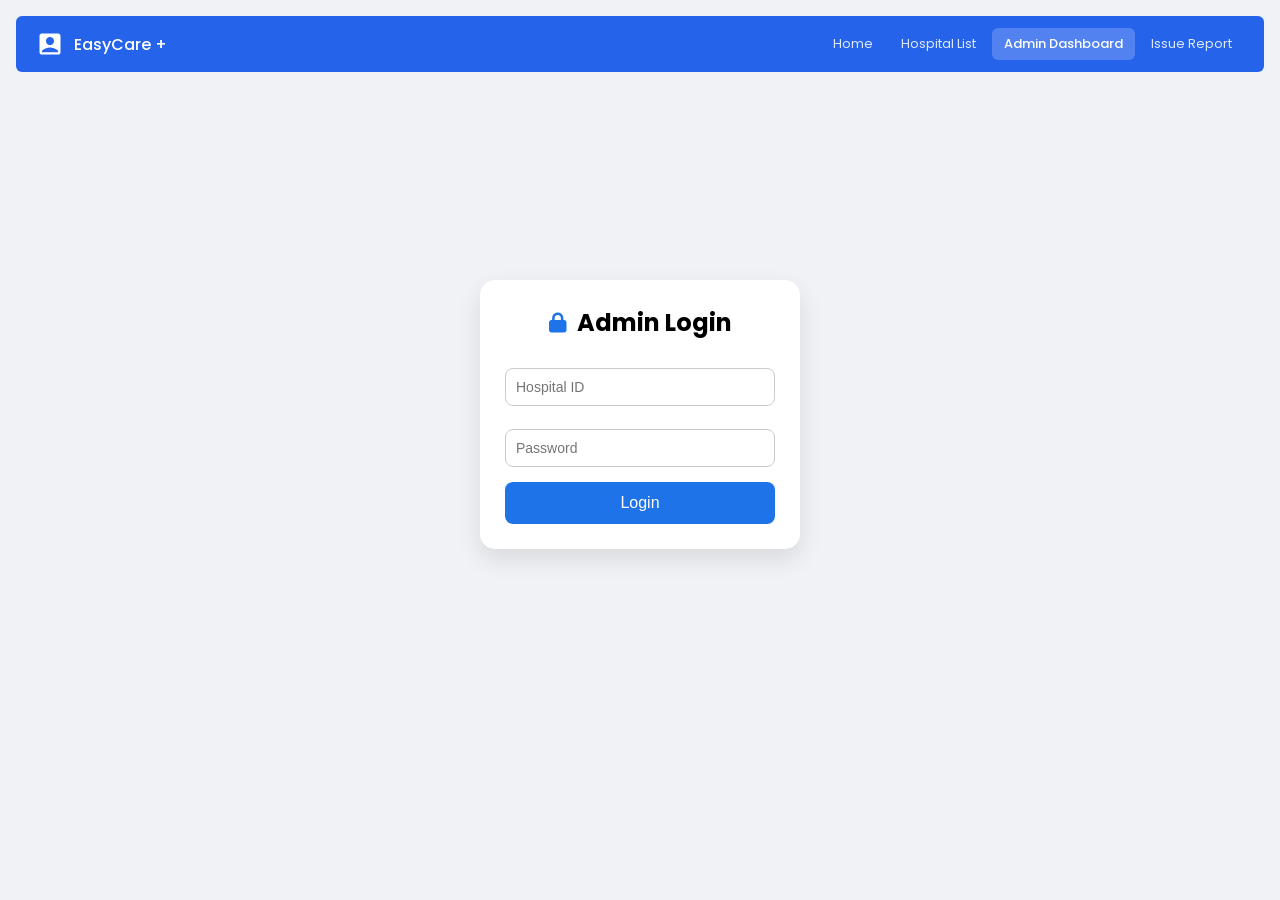
<file: easyCare-project/EasyCare/adminDashboard/index.html>
<!doctype html>
<html lang="en">
<head>
  <meta charset="UTF-8" />
  <meta name="viewport" content="width=device-width, initial-scale=1.0"/>
  <title>Hospital Admin Panel</title>

  <link href="https://cdnjs.cloudflare.com/ajax/libs/font-awesome/6.5.0/css/all.min.css" rel="stylesheet"/>
  <link rel="stylesheet" href="style.css">
</head>

<body>

<nav>
  <div class="nav-logo">
    <svg width="28" height="28" viewBox="0 0 24 24" fill="#fff"><path d="M19 3H5c-1.1 0-2 .9-2 2v14c0 1.1.9 2 2 2h14c1.1 0 2-.9 2-2V5c0-1.1-.9-2-2-2zm-7 3c1.93 0 3.5 1.57 3.5 3.5S13.93 13 12 13s-3.5-1.57-3.5-3.5S10.07 6 12 6zm7 13H5v-.23c0-.62.28-1.2.76-1.58C7.47 15.82 9.64 15 12 15s4.53.82 6.24 2.19c.48.38.76.97.76 1.58V19z"/></svg>
    EasyCare +
  </div>

  <div class="nav-links">
    <a href="../HomePage/Home.html">Home</a>
    <a href="../HospitallistPage/list-page/index.html">Hospital List</a>
    <a class="active">Admin Dashboard</a>
    <a href="../issueReport/index.html">Issue Report</a>
  </div>
</nav>

<div class="container">

  <!-- LOGIN -->
  <div class="card" id="loginPage" style="margin-top: 100px;">
    <div class="header">
      <i class="fa-solid fa-lock"></i>
      <h2>Admin Login</h2>
    </div>

    <input type="text" id="hospitalId" placeholder="Hospital ID" style="width: 270px;" />
    <input type="password" id="password" placeholder="Password" style="width: 270px;"/>

    <button onclick="login()">Login</button>
  </div>

  <!-- DASHBOARD -->
  <div class="card dashboard" id="dashboard" style="margin-top: -80px; width: 360px;">
    <div class="header">
      <i class="fa-solid fa-hospital"></i>
      <h2>Admin Dashboard</h2>
    </div>

    <p id="welcomeText"></p>

    <h3 style="margin-top: 20px; margin-bottom: 10px;" >Update Status</h3>

    <div class="status">
      <div class="normal" onclick="setStatus(this, 'Normal')">Normal</div>
      <div class="busy" onclick="setStatus(this, 'Busy')">Busy</div>
      <div class="critical" onclick="setStatus(this, 'Critical')">Critical</div>
    </div>

    <!-- BEDS -->
    <div class="row">
      <label>Total Beds</label>
      <input type="number" id="totalBeds" placeholder="Total beds">
    </div>

    <div class="row">
      <label>Available Beds</label>
      <input type="number" id="availableBeds" placeholder="Available beds">
    </div>

    <!-- ICU -->
    <div class="row">
      <label>Total ICU</label>
      <input type="number" id="totalICU" placeholder="Total ICU beds">
    </div>

    <div class="row">
      <label>Available ICU</label>
      <input type="number" id="availableICU" placeholder="Available ICU beds">
    </div>

    <!-- EMERGENCY -->
    <div class="row">
      <label>Emergency</label>
      <select id="emergency">
        <option>Available</option>
        <option>Busy</option>
        <option>Closed</option>
      </select>
    </div>

    <label>Reason:</label>
    <input type="text" id="reason" placeholder="Reason" style="width: 310px;"/>

    <button onclick="saveData()">Update Status</button>

  </div>
</div>

<script type="module" src="script.js"></script>
</body>
</html>
</file>
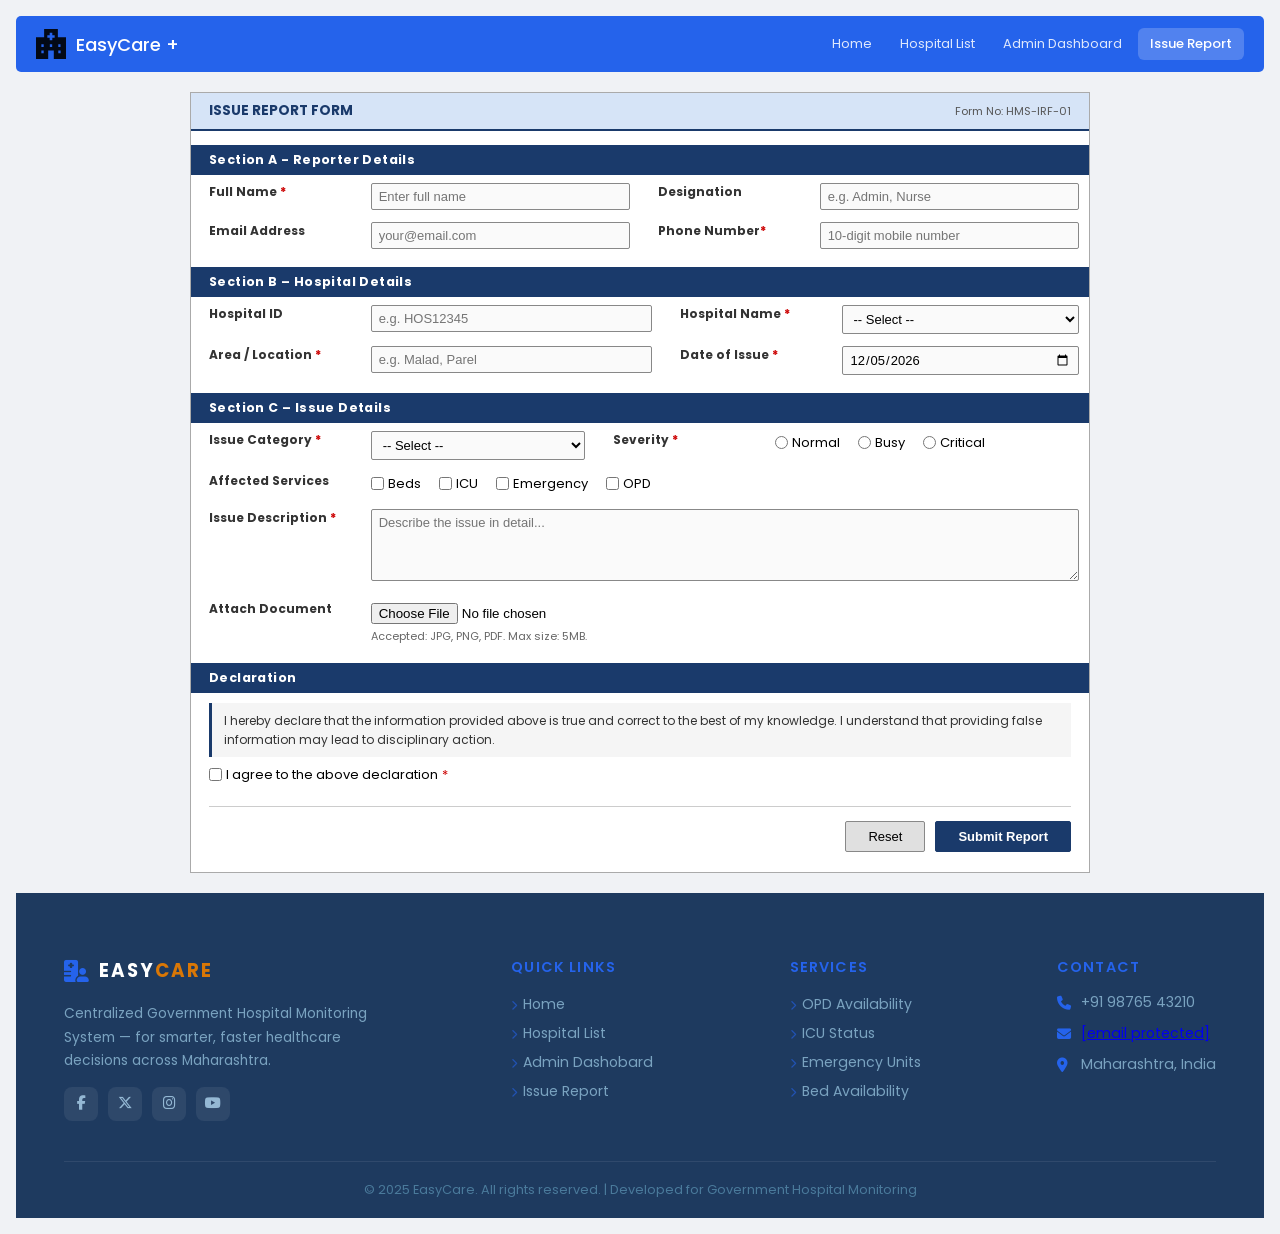
<file: easyCare-project/EasyCare/issueReport/index.html>
<!DOCTYPE html>
<html lang="en">
<head>
  <meta charset="UTF-8"/>
  <meta name="viewport" content="width=device-width, initial-scale=1.0"/>
  <title>Issue Report</title>
     <link rel="preconnect" href="https://fonts.googleapis.com">
    <link href="https://fonts.googleapis.com/css2?family=Poppins:wght@300;400;500;600;700;800&display=swap" rel="stylesheet">
    <link rel="stylesheet" href="https://cdnjs.cloudflare.com/ajax/libs/font-awesome/6.5.0/css/all.min.css">
    <link rel="stylesheet" href="style.css" />
</head>
<body>

      <nav>
        <div class="nav-logo">
            <img src="../image/hospital-4-svgrepo-com.svg" alt="logo" width="30px">
            EasyCare +
        </div>
        <div class="nav-links">
          <a href="../../HomePage/Home.html">Home</a>
          <a href="../HospitallistPage/list-page/index.html">Hospital List</a>
          <a href="../../adminDashboard/index.html">Admin Dashboard</a>
          <a class="active"">Issue Report</a>
        </div>
      </nav>

  <div class="page-wrap">

    <div class="form-title-bar">
      <strong>ISSUE REPORT FORM</strong>
      <span class="form-ref">Form No: HMS-IRF-01</span>
    </div>

    <form id="issueForm" novalidate>

      <div class="section-head">Section A - Reporter Details</div>

      <table class="form-table">
        <tr>
          <td class="label-cell"><label for="reporterName">Full Name <span class="req">*</span></label></td>
          <td><input type="text" id="reporterName" placeholder="Enter full name"/>
              <div class="err" id="err-reporterName">This field is required.</div></td>
          <td class="label-cell"><label for="designation">Designation</label></td>
          <td><input type="text" id="designation" placeholder="e.g. Admin, Nurse"/></td>
        </tr>
        <tr>
          <td class="label-cell"><label for="contactEmail">Email Address</label></td>
          <td><input type="email" id="contactEmail" placeholder="your@email.com"/></td>
          <td class="label-cell"><label for="contactPhone">Phone Number<span class="req">*</span></label></td>
          <td><input type="tel" id="contactPhone" placeholder="10-digit mobile number"/></td>
        </tr>
      </table>

      <div class="section-head">Section B – Hospital Details</div>

      <table class="form-table">
        <tr>
          <td class="label-cell"><label for="hospitalId">Hospital ID</label></td>
          <td><input type="text" id="hospitalId" placeholder="e.g. HOS12345"/></td>
          <td class="label-cell"><label for="hospitalName">Hospital Name <span class="req">*</span></label></td>
          <td>
            <select id="hospitalName">
              <option value="">-- Select --</option>
              <option>Malad Govt Hospital</option>
              <option>Cooper Hospital</option>
              <option>KEM Hospital</option>
              <option>City Hospital</option>
              <option>Other</option>
            </select>
            <div class="err" id="err-hospitalName">Please select a hospital.</div>
          </td>
        </tr>
        <tr>
          <td class="label-cell"><label for="area">Area / Location <span class="req">*</span></label></td>
          <td><input type="text" id="area" placeholder="e.g. Malad, Parel"/>
              <div class="err" id="err-area">This field is required.</div></td>
          <td class="label-cell"><label for="issueDate">Date of Issue <span class="req">*</span></label></td>
          <td><input type="date" id="issueDate"/>
              <div class="err" id="err-issueDate">Please select a date.</div></td>
        </tr>
      </table>

      <div class="section-head">Section C – Issue Details</div>

      <table class="form-table">
        <tr>
          <td class="label-cell"><label for="issueCategory">Issue Category <span class="req">*</span></label></td>
          <td>
            <select id="issueCategory">
              <option value="">-- Select --</option>
              <option>Bed Availability</option>
              <option>ICU Capacity</option>
              <option>Emergency Services</option>
              <option>OPD</option>
              <option>Data Mismatch</option>
              <option>System / Technical</option>
              <option>Other</option>
            </select>
            <div class="err" id="err-issueCategory">Please select a category.</div>
          </td>
          <td class="label-cell"><label>Severity <span class="req">*</span></label></td>
          <td>
            <label class="radio-lbl"><input type="radio" name="severity" value="Normal"/> Normal</label>
            <label class="radio-lbl"><input type="radio" name="severity" value="Busy"/> Busy</label>
            <label class="radio-lbl"><input type="radio" name="severity" value="Critical"/> Critical</label>
            <div class="err" id="err-severity">Please select severity.</div>
          </td>
        </tr>
        <tr>
          <td class="label-cell">Affected Services</td>
          <td colspan="3">
            <label class="check-lbl"><input type="checkbox" value="Beds"/> Beds</label>
            <label class="check-lbl"><input type="checkbox" value="ICU"/> ICU</label>
            <label class="check-lbl"><input type="checkbox" value="Emergency"/> Emergency</label>
            <label class="check-lbl"><input type="checkbox" value="OPD"/> OPD</label>
          </td>
        </tr>
        <tr>
          <td class="label-cell"><label for="description">Issue Description <span class="req">*</span></label></td>
          <td colspan="3">
            <textarea id="description" rows="4" placeholder="Describe the issue in detail..."></textarea>
            <div class="err" id="err-description">This field is required.</div>
          </td>
        </tr>
        <tr>
          <td class="label-cell"><label for="attachment">Attach Document</label></td>
          <td colspan="3">
            <input type="file" id="attachment" accept="image/*,.pdf"/>
            <div class="hint">Accepted: JPG, PNG, PDF. Max size: 5MB.</div>
          </td>
        </tr>
      </table>

      <div class="section-head">Declaration</div>
      <div class="declaration">
        I hereby declare that the information provided above is true and correct to the best of my knowledge.
        I understand that providing false information may lead to disciplinary action.
      </div>
      <div class="declaration-sign">
        <label class="check-lbl"><input type="checkbox" id="declare" required/>
          I agree to the above declaration <span class="req">*</span>
        </label>
        <div class="err" id="err-declare">You must agree to the declaration.</div>
      </div>

      <div class="form-actions">
        <button type="button" onclick="resetForm()">Reset</button>
        <button type="submit" class="btn-submit">Submit Report</button>
      </div>

    </form>

    <div class="success-box" id="successBox" style="display:none;">
      ✅ &nbsp;Your issue report has been submitted successfully. Reference No: <strong id="refNo"></strong>
    </div>

  </div>

      <footer>
         <div class="footer-container">
             <div class="footer-brand">
                 <div class="footer-logo">
                     <i class="fa-solid fa-hospital-user"></i>
                     <h3>EASY<span>CARE</span></h3>
                 </div>
                 <p>Centralized Government Hospital Monitoring System — for smarter, faster healthcare decisions across Maharashtra.</p>
                 <div class="footer-socials">
                     <a href="#"><i class="fa-brands fa-facebook-f"></i></a>
                     <a href="#"><i class="fa-brands fa-x-twitter"></i></a>
                     <a href="#"><i class="fa-brands fa-instagram"></i></a>
                     <a href="#"><i class="fa-brands fa-youtube"></i></a>
                 </div>
             </div>
             <div class="footer-links">
                 <h4>Quick Links</h4>
                 <ul>
                     <li><a href="../HomePage/Home.html"><i class="fa-solid fa-chevron-right"></i> Home</a></li>
                     <li><a href="../HospitallistPage/list-page/index.html"><i class="fa-solid fa-chevron-right"></i> Hospital List</a></li>
                     <li><a href="../adminDashboard/index.html"><i class="fa-solid fa-chevron-right"></i> Admin Dashobard</a></li>
                     <li><a href="#"><i class="fa-solid fa-chevron-right"></i> Issue Report</a></li>
                 </ul>
             </div>
             <div class="footer-links">
                 <h4>Services</h4>
                 <ul>
                     <li><a href="#"><i class="fa-solid fa-chevron-right"></i> OPD Availability</a></li>
                     <li><a href="#"><i class="fa-solid fa-chevron-right"></i> ICU Status</a></li>
                     <li><a href="#"><i class="fa-solid fa-chevron-right"></i> Emergency Units</a></li>
                     <li><a href="#"><i class="fa-solid fa-chevron-right"></i> Bed Availability</a></li>
                 </ul>
             </div>
             <div class="footer-contact">
                 <h4>Contact</h4>
                 <p><i class="fa-solid fa-phone"></i> +91 98765 43210</p>
                 <p><i class="fa-solid fa-envelope"></i> <a href="/cdn-cgi/l/email-protection" class="__cf_email__" data-cfemail="e4979194948b9690a48185979d87859681ca838b92ca8d8a">[email&#160;protected]</a></p>
                 <p><i class="fa-solid fa-location-dot"></i> Maharashtra, India</p>
             </div>
         </div>
         <div class="footer-bottom">
             <p>© 2025 EasyCare. All rights reserved. | Developed for Government Hospital Monitoring</p>
         </div>
     </footer>
  <script src="script.js"></script>
</body>
</html>
</file>
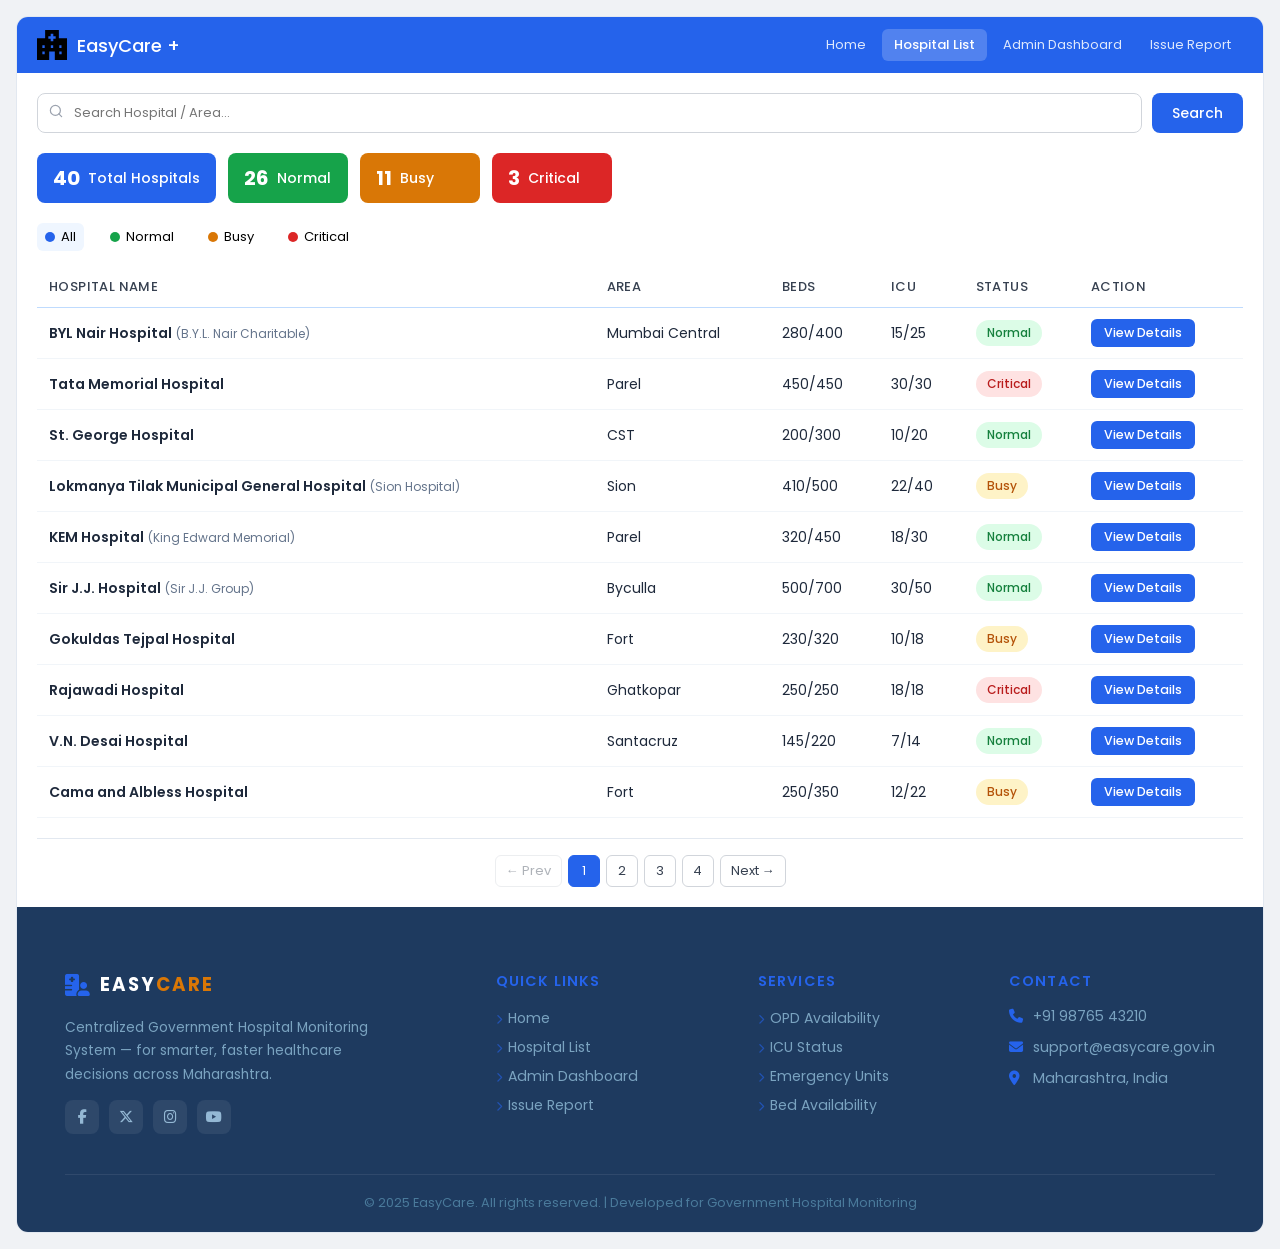
<file: easyCare-project/EasyCare/HospitallistPage/list-page/index.html>
<!doctype html>
<html lang="en">
  <head>
    <meta charset="UTF-8" />
    <meta name="viewport" content="width=device-width, initial-scale=1.0" />
    <title>Hospital List — EasyCare+</title>
    <link rel="preconnect" href="https://fonts.googleapis.com">
    <link href="https://fonts.googleapis.com/css2?family=Poppins:wght@300;400;500;600;700;800&display=swap" rel="stylesheet">
    <link rel="stylesheet" href="https://cdnjs.cloudflare.com/ajax/libs/font-awesome/6.5.0/css/all.min.css">
    <link rel="stylesheet" href="style.css" />
  </head>
  <body>
    <div class="app">
      <nav>
        <div class="nav-logo">
            <img src="../../image/hospital-4-svgrepo-com.svg" alt="logo" width="30px">
            EasyCare +
        </div>
        <div class="nav-links">
          <a href="../../HomePage/Home.html">Home</a>
          <a class="active" href="#">Hospital List</a>
          <a href="../../adminDashboard/index.html">Admin Dashboard</a>
          <a href="../../issueReport/index.html">Issue Report</a>
        </div>
      </nav>

      <div class="content">
        <div class="search-row">
          <div class="search-wrap">
            <span class="search-icon">
              <svg xmlns="http://www.w3.org/2000/svg" width="18" height="15" viewBox="0 0 24 24" fill="none" stroke="currentColor" stroke-width="2" stroke-linecap="round" stroke-linejoin="round"><path d="m21 21-4.34-4.34"/><circle cx="11" cy="11" r="8"/></svg>
            </span>
            <input id="searchInput" type="text" placeholder="Search Hospital / Area..." oninput="filterTable()" />
          </div>
          <button class="btn-search" onclick="filterTable()">Search</button>
        </div>

        <div class="stat-cards">
          <div class="stat-card stat-total"><span class="num" id="totalCount">0</span> Total Hospitals</div>
          <div class="stat-card stat-normal"><span class="num" id="normalCount">0</span> Normal</div>
          <div class="stat-card stat-busy"><span class="num" id="busyCount">0</span> Busy</div>
          <div class="stat-card stat-critical"><span class="num" id="criticalCount">0</span> Critical</div>
        </div>

        <div class="filter-row">
          <div class="filter-dot selected" onclick="setFilter('all', this)"><span class="dot dot-all"></span> All</div>
          <div class="filter-dot" onclick="setFilter('Normal', this)"><span class="dot dot-normal"></span> Normal</div>
          <div class="filter-dot" onclick="setFilter('Busy', this)"><span class="dot dot-busy"></span> Busy</div>
          <div class="filter-dot" onclick="setFilter('Critical', this)"><span class="dot dot-critical"></span> Critical</div>
        </div>

        <table>
          <thead>
            <tr>
              <th>Hospital Name</th>
              <th>Area</th>
              <th>Beds</th>
              <th>ICU</th>
              <th>Status</th>
              <th>Action</th>
            </tr>
          </thead>
          <tbody id="tableBody"></tbody>
        </table>

        <div class="pagination" id="pagination"></div>
      </div>

      <footer>
        <div class="footer-container">
          <div class="footer-brand">
            <div class="footer-logo">
              <i class="fa-solid fa-hospital-user"></i>
              <h3>EASY<span>CARE</span></h3>
            </div>
            <p>Centralized Government Hospital Monitoring System — for smarter, faster healthcare decisions across Maharashtra.</p>
            <div class="footer-socials">
              <a href="#"><i class="fa-brands fa-facebook-f"></i></a>
              <a href="#"><i class="fa-brands fa-x-twitter"></i></a>
              <a href="#"><i class="fa-brands fa-instagram"></i></a>
              <a href="#"><i class="fa-brands fa-youtube"></i></a>
            </div>
          </div>
          <div class="footer-links">
            <h4>Quick Links</h4>
            <ul>
              <li><a href="../../HomePage/Home.html"><i class="fa-solid fa-chevron-right"></i> Home</a></li>
              <li><a href="#"><i class="fa-solid fa-chevron-right"></i> Hospital List</a></li>
              <li><a href="../../adminDashboard/index.html"><i class="fa-solid fa-chevron-right"></i> Admin Dashboard</a></li>
              <li><a href="../../issueReport/index.html"><i class="fa-solid fa-chevron-right"></i> Issue Report</a></li>
            </ul>
          </div>
          <div class="footer-links">
            <h4>Services</h4>
            <ul>
              <li><a href="#"><i class="fa-solid fa-chevron-right"></i> OPD Availability</a></li>
              <li><a href="#"><i class="fa-solid fa-chevron-right"></i> ICU Status</a></li>
              <li><a href="#"><i class="fa-solid fa-chevron-right"></i> Emergency Units</a></li>
              <li><a href="#"><i class="fa-solid fa-chevron-right"></i> Bed Availability</a></li>
            </ul>
          </div>
          <div class="footer-contact">
            <h4>Contact</h4>
            <p><i class="fa-solid fa-phone"></i> +91 98765 43210</p>
            <p><i class="fa-solid fa-envelope"></i> support@easycare.gov.in</p>
            <p><i class="fa-solid fa-location-dot"></i> Maharashtra, India</p>
          </div>
        </div>
        <div class="footer-bottom">
          <p>© 2025 EasyCare. All rights reserved. | Developed for Government Hospital Monitoring</p>
        </div>
      </footer>
    </div>

    <script type="module" src="script.js"></script>
  </body>
</html>
</file>
<file: easyCare-project/EasyCare/adminDashboard/style.css>
@import url('https://fonts.googleapis.com/css2?family=Poppins:ital,wght@0,100;0,200;0,300;0,400;0,500;0,600;0,700;0,800;0,900;1,100;1,200;1,300;1,400;1,500;1,600;1,700;1,800;1,900&display=swap');

* {
  box-sizing: border-box;
  margin: 0;
  padding: 0;
  --main-font: "Poppins", sans-serif;
}
body {
  font-family: var(--main-font);
  background: var(--color-background-tertiary, #f0f2f5);    /* #f0f2f5 is fallback */
  padding: 16px;
}


nav {
    background: #2563eb;
    padding: 12px 20px;
    border-radius: 6px;
    display: flex;
    align-items: center;
    gap: 16px;
}

.nav-logo {
    display: flex;
    align-items: center;
    gap: 10px;
    color: #fff;
    font-size: 16px;
    font-weight: 500;
    flex: 1;
}

.nav-links {
    display: flex;
    gap: 4px;
}

.nav-links a {
    color: rgba(255, 255, 255, 0.85);
    font-size: 13px;
    padding: 6px 12px;
    border-radius: 6px;
    cursor: pointer;
    text-decoration: none;
}

.nav-links a:hover {
    background: rgba(255, 255, 255, 0.15);
}

.nav-links a.active {
  background: rgba(255, 255, 255, 0.2);
  color: #fff;
  font-weight: 500;
}

/* CONTAINER */
.container {
    display: flex;
    justify-content: center;
    align-items: center;
    margin-top: 12vh;
}

/* CARD */
.card {
    background: white;
    padding: 25px;
    border-radius: 15px;
    box-shadow: 0 10px 25px rgba(0, 0, 0, 0.1);
    width: 320px;
}

/* HEADER */
.header {
    display: flex;
    justify-content: center;
    align-items: center;
    gap: 10px;
    margin-bottom: 20px;
}

.header i {
    color: #1e73e8;
    font-size: 20px;
}

/* INPUTS */
input,
select {
    width: 297px;
    padding: 10px;
    margin: 8px 0 15px;
    border-radius: 8px;
    border: 1px solid #ccc;
    font-size: 14px;
}

/* BUTTON */
button {
    width: 100%;
    padding: 12px;
    background: #1e73e8;
    color: white;
    border: none;
    border-radius: 8px;
    cursor: pointer;
    font-size: 16px;
    transition: 0.3s;
}

button:hover {
    background: #1558b0;
}

/* DASHBOARD */
.dashboard {
    display: none;
}

/* STATUS */
.status {
    display: flex;
    gap: 10px;
    margin-bottom: 15px;
}

.status div {
    flex: 1;
    padding: 8px;
    border-radius: 8px;
    text-align: center;
    cursor: pointer;
    border: 1px solid #ccc;
}

.normal.active {
    background: #4caf50;
    color: white;
}

.busy.active {
    background: #ff9800;
    color: white;
}

.critical.active {
    background: #f44336;
    color: white;
}

/* ROW (LABEL + DROPDOWN SIDE BY SIDE) */
.row {
    display: flex;
    justify-content: space-between;
    align-items: center;
    margin-bottom: 15px;
}

.row label {
    width: 40%;
    font-weight: 500;
}

#reason {
    font-weight: 500;
}

.row select {
    width: 55%;
    margin: 0;
}

.status div {
    flex: 1;
    padding: 8px;
    border-radius: 8px;
    text-align: center;
    cursor: pointer;
    border: 1px solid #ccc;
    transition: all 0.3s ease; /* 🔥 animation */
}

.card {
    background: white;
    padding: 25px;
    border-radius: 15px;
    box-shadow: 0 10px 25px rgba(0, 0, 0, 0.1);
    width: 320px;

    animation: fadeIn 0.5s ease;
}

@keyframes fadeIn {
    from {
        opacity: 0;
        transform: translateY(20px);
    }
    to {
        opacity: 1;
        transform: translateY(0);
    }
}
</file>
<file: easyCare-project/EasyCare/issueReport/style.css>
:root {
    --navy: #1e3a5f;
    --navy-mid: #1d4ed8;
    --navy-light: #2563eb;
    --orange: #d97706;
    --orange-dark: #b45309;
    --white: #ffffff;
    --off-white: #f0f2f5;
    --text-dark: #111827;
    --text-muted: #6b7280;
    --green: #16a34a;
    --green-bg: #dcfce7;
    --amber: #d97706;
    --amber-bg: #fef3c7;
    --red: #dc2626;
    --red-bg: #fee2e2;
    --blue-bg: #dbeafe;
    --radius: 16px;
    --radius-sm: 10px;
    --shadow: 0 2px 12px rgba(37, 99, 235, 0.08);
    --shadow-lg: 0 8px 32px rgba(37, 99, 235, 0.14);
}
@import url('https://fonts.googleapis.com/css2?family=Poppins:ital,wght@0,100;0,200;0,300;0,400;0,500;0,600;0,700;0,800;0,900;1,100;1,200;1,300;1,400;1,500;1,600;1,700;1,800;1,900&display=swap');

* {
  box-sizing: border-box;
  margin: 0;
  padding: 0;
  --main-font: "Poppins", sans-serif;
}
body {
  font-family: var(--main-font);
  background: var(--color-background-tertiary, #f0f2f5);    /* #f0f2f5 is fallback */
  padding: 16px;
}

nav {
  background: #2563eb;
  padding: 12px 20px;
  display: flex;
  align-items: center;
  gap: 16px;
  border-radius: 5px;
}

.nav-logo {
  display: flex;
  align-items: center;
  gap: 10px;
  color: #fff;
  font-size: 18px;
  font-weight: 500;
  flex: 1;
}

.nav-logo img {
  width: 30px;
  height: 30px;
  fill: #fff;
  opacity: 0.9;
}

.nav-links {
  display: flex;
  gap: 4px;
}

.nav-links a {
  color: rgba(255, 255, 255, 0.85);
  font-size: 13px;
  padding: 6px 12px;
  border-radius: 6px;
  cursor: pointer;
  text-decoration: none;
}

.nav-links a:hover {
  background: rgba(255, 255, 255, 0.15);
}

.nav-links a.active {
  background: rgba(255, 255, 255, 0.2);
  color: #fff;
  font-weight: 500;
}

/* PAGE WRAP */
.page-wrap {
  max-width: 900px;
  margin: 20px auto;
  background: #fff;
  border: 1px solid #aaa;
  padding: 0 0 20px;
}

/* FORM TITLE BAR */
.form-title-bar {
  background: #d6e4f7;
  border-bottom: 2px solid #1a3a6b;
  padding: 8px 18px;
  display: flex;
  justify-content: space-between;
  align-items: center;
  font-size: 13.5px;
  color: #1a3a6b;
}
.form-ref { font-size: 11px; color: #555; }

/* SECTION HEADING */
.section-head {
  background: #1a3a6b;
  color: #fff;
  padding: 6px 18px;
  font-weight: bold;
  font-size: 12.5px;
  margin-top: 14px;
  letter-spacing: .4px;
}

/* FORM TABLE */
.form-table {
  width: 100%;
  border-collapse: collapse;
  padding: 0 18px;
  display: table;
  margin: 0;
}
.form-table td {
  padding: 8px 10px 4px 18px;
  vertical-align: top;
}
.label-cell {
  width: 18%;
  font-weight: bold;
  color: #333;
  padding-top: 10px;
  white-space: nowrap;
  font-size: 12px;
}

input[type="text"],
input[type="email"],
input[type="tel"],
input[type="date"],
select,
textarea {
  width: 100%;
  padding: 5px 7px;
  border: 1px solid #888;
  font-size: 13px;
  font-family: Arial, sans-serif;
  background: #fafafa;
  box-sizing: border-box;
  border-radius: 2px;
  outline: none;
}
input:focus, select:focus, textarea:focus {
  border-color: #1a3a6b;
  background: #fff;
}
textarea { resize: vertical; }

/* Radio & Checkbox */
.radio-lbl, .check-lbl {
  margin-right: 14px;
  font-size: 13px;
  cursor: pointer;
  display: inline-flex;
  align-items: center;
  gap: 4px;
}

/* Hint */
.hint { font-size: 11px; color: #666; margin-top: 3px; }

/* Declaration */
.declaration {
  margin: 10px 18px 6px;
  padding: 8px 12px;
  background: #f5f5f5;
  border-left: 3px solid #1a3a6b;
  font-size: 12px;
  color: #333;
  line-height: 1.6;
}
.declaration-sign { margin: 6px 18px 0; }

/* Error */
.req { color: #cc0000; }
.err {
  color: #cc0000;
  font-size: 11px;
  display: none;
  margin-top: 2px;
}
.err.show { display: block; }
input.invalid, select.invalid, textarea.invalid { border-color: #cc0000; background: #fff6f6; }

/* Actions */
.form-actions {
  margin: 18px 18px 0;
  display: flex;
  gap: 10px;
  justify-content: flex-end;
  border-top: 1px solid #ccc;
  padding-top: 14px;
}
button {
  padding: 7px 22px;
  font-size: 13px;
  font-family: Arial, sans-serif;
  border: 1px solid #888;
  background: #e0e0e0;
  cursor: pointer;
  border-radius: 2px;
}
button:hover { background: #cacaca; }
.btn-submit {
  background: #1a3a6b;
  color: #fff;
  border-color: #1a3a6b;
  font-weight: bold;
}
.btn-submit:hover { background: #14306a; }

/* Success */
.success-box {
  margin: 16px 18px 0;
  padding: 12px 16px;
  background: #e6f4ea;
  border: 1px solid #388e3c;
  color: #1b5e20;
  font-size: 13px;
}

/* FOOTER */
.footer {
  background: #1a3a6b;
  color: #c8d8f8;
  text-align: center;
  padding: 9px;
  font-size: 11.5px;
  margin-top: 20px;
}


footer {
    background: var(--navy);
    color: #94b8d4;
    padding: 4rem 3rem 0;
    margin-top: 0;
}

.footer-container {
    display: flex;
    justify-content: space-between;
    gap: 2rem;
    flex-wrap: wrap;
    max-width: 1200px;
    margin: 0 auto;
    padding-bottom: 2.5rem;
    border-bottom: 1px solid rgba(255,255,255,0.08);
}

.footer-logo {
    display: flex;
    align-items: center;
    gap: 10px;
    margin-bottom: 0.5rem;
}

.footer-logo i {
    font-size: 22px;
    color: var(--navy-light);
}

.footer-logo h3 {
    font-family: 'Poppins', sans-serif;
    font-weight: 700;
    font-size: 1.15rem;
    letter-spacing: 2px;
    color: white;
}

.footer-logo h3 span { color: var(--orange); }

.footer-brand {
    width: 27%;
    display: flex;
    flex-direction: column;
    gap: 10px;
}

.footer-brand p {
    font-size: 0.86rem;
    line-height: 1.7;
    color: #7aa3c0;
}

.footer-socials {
    display: flex;
    gap: 10px;
    margin-top: 4px;
}

.footer-socials a {
    width: 34px;
    height: 34px;
    border-radius: 8px;
    background: rgba(255,255,255,0.07);
    color: #94b8d4;
    display: flex;
    align-items: center;
    justify-content: center;
    font-size: 0.9rem;
    text-decoration: none;
    transition: 0.2s;
}

.footer-socials a:hover {
    background: var(--navy-light);
    color: white;
    transform: translateY(-2px);
}

.footer-links {
    display: flex;
    flex-direction: column;
    gap: 12px;
}

.footer-links h4 {
    color: var(--navy-light);
    font-size: 0.9rem;
    font-weight: 600;
    text-transform: uppercase;
    letter-spacing: 0.08em;
    margin-bottom: 4px;
}

.footer-links ul {
    list-style: none;
    display: flex;
    flex-direction: column;
    gap: 8px;
}

.footer-links ul li a {
    color: #7aa3c0;
    text-decoration: none;
    font-size: 0.88rem;
    display: flex;
    align-items: center;
    gap: 6px;
    transition: 0.2s;
}

.footer-links ul li a i {
    font-size: 10px;
    color: var(--navy-light);
    opacity: 0.6;
}

.footer-links ul li a:hover {
    color: white;
    padding-left: 4px;
}

.footer-contact {
    display: flex;
    flex-direction: column;
    gap: 10px;
}

.footer-contact h4 {
    color: var(--navy-light);
    font-size: 0.9rem;
    font-weight: 600;
    text-transform: uppercase;
    letter-spacing: 0.08em;
    margin-bottom: 4px;
}

.footer-contact p {
    font-size: 0.88rem;
    color: #7aa3c0;
    display: flex;
    align-items: center;
    gap: 10px;
}

.footer-contact p i {
    color: var(--navy-light);
    width: 14px;
}

.footer-bottom {
    text-align: center;
    padding: 1.2rem 0;
    font-size: 0.8rem;
    color: #4a7a9b;
}
</file>
<file: easyCare-project/EasyCare/HospitallistPage/list-page/style.css>
:root {
  --navy: #1e3a5f;
  --navy-mid: #1d4ed8;
  --navy-light: #2563eb;
  --orange: #d97706;
  --white: #ffffff;
  --off-white: #f0f2f5;
}

@import url('https://fonts.googleapis.com/css2?family=Poppins:wght@300;400;500;600;700;800&display=swap');

* { box-sizing: border-box; margin: 0; padding: 0; }

body {
  font-family: "Poppins", sans-serif;
  background: #f0f2f5;
  padding: 16px;
}

.app {
  overflow: hidden;
  border: 0.5px solid #e2e8f0;
  border-radius: 12px;
}

nav {
  background: #2563eb;
  padding: 12px 20px;
  display: flex;
  align-items: center;
  gap: 16px;
}

.nav-logo {
  display: flex;
  align-items: center;
  gap: 10px;
  color: #fff;
  font-size: 18px;
  font-weight: 500;
  flex: 1;
}

.nav-links { display: flex; gap: 4px; }

.nav-links a {
  color: rgba(255,255,255,0.85);
  font-size: 13px;
  padding: 6px 12px;
  border-radius: 6px;
  cursor: pointer;
  text-decoration: none;
}

.nav-links a:hover { background: rgba(255,255,255,0.15); }
.nav-links a.active { background: rgba(255,255,255,0.2); color: #fff; font-weight: 500; }

.content { padding: 20px; background: #fff; }

.search-row { display: flex; gap: 10px; margin-bottom: 20px; }

.search-wrap { position: relative; flex: 1; }

.search-row input {
  flex: 1;
  padding: 9px 14px 9px 36px;
  width: 100%;
  border: 1px solid #d1d5db;
  border-radius: 8px;
  outline: none;
  font-family: "Poppins", sans-serif;
  font-size: 13px;
}

.search-row input:focus {
  border-color: #2563eb;
  box-shadow: 0 0 0 3px rgba(37,99,235,0.12);
}

.search-icon {
  position: absolute;
  left: 10px;
  top: 50%;
  transform: translateY(-50%);
  pointer-events: none;
  color: #9ca3af;
}

.btn-search {
  background: #2563eb;
  color: #fff;
  border: none;
  padding: 9px 20px;
  border-radius: 8px;
  font-size: 14px;
  cursor: pointer;
  font-weight: 500;
  font-family: "Poppins", sans-serif;
}

.btn-search:hover { background: #1d4ed8; }

.stat-cards { display: flex; gap: 12px; margin-bottom: 20px; flex-wrap: wrap; }

.stat-card {
  padding: 10px 16px;
  border-radius: 8px;
  color: #fff;
  font-size: 14px;
  font-weight: 500;
  display: flex;
  align-items: center;
  gap: 8px;
  min-width: 120px;
}

.stat-card .num { font-size: 20px; font-weight: 700; }
.stat-total    { background: #2563eb; }
.stat-normal   { background: #16a34a; }
.stat-busy     { background: #d97706; }
.stat-critical { background: #dc2626; }

.filter-row { display: flex; gap: 18px; margin-bottom: 16px; align-items: center; }

.filter-dot {
  display: flex;
  align-items: center;
  gap: 6px;
  cursor: pointer;
  font-size: 13px;
  padding: 4px 8px;
  border-radius: 6px;
}

.filter-dot.selected { background: #eff6ff; }

.dot { width: 10px; height: 10px; border-radius: 50%; flex-shrink: 0; }
.dot-all      { background: #2563eb; }
.dot-normal   { background: #16a34a; }
.dot-busy     { background: #d97706; }
.dot-critical { background: #dc2626; }

table { width: 100%; border-collapse: collapse; font-size: 14px; }

thead tr { border-bottom: 1.5px solid #bfdbfe; }

th {
  text-align: left;
  padding: 10px 12px;
  font-weight: 500;
  font-size: 13px;
  text-transform: uppercase;
  letter-spacing: 0.03em;
  color: #374151;
}

td {
  padding: 11px 12px;
  border-bottom: 0.5px solid #f1f5f9;
  color: #1e293b;
}

tr:hover td { background: #f8fafc; }

.hosp-name { font-weight: 600; }
.hosp-sub  { font-weight: 400; color: #64748b; font-size: 12px; }

.badge {
  display: inline-flex;
  align-items: center;
  justify-content: center;
  padding: 4px 11px;
  border-radius: 20px;
  font-size: 12px;
  font-weight: 500;
}

.badge-normal   { background: #dcfce7; color: #15803d; }
.badge-busy     { background: #fef3c7; color: #b45309; }
.badge-critical { background: #fee2e2; color: #b91c1c; }

.btn-view {
  background: #2563eb;
  color: #fff;
  border: none;
  padding: 5px 13px;
  border-radius: 6px;
  font-size: 12.5px;
  cursor: pointer;
  font-weight: 500;
  font-family: "Poppins", sans-serif;
}

.btn-view:hover { background: #1d4ed8; }

.pagination {
  display: flex;
  justify-content: center;
  gap: 6px;
  margin-top: 20px;
  padding-top: 16px;
  border-top: 0.5px solid #e2e8f0;
  flex-wrap: wrap;
}

.page-btn {
  min-width: 32px;
  height: 32px;
  border: 0.5px solid #d1d5db;
  border-radius: 6px;
  cursor: pointer;
  font-size: 13px;
  display: inline-flex;
  align-items: center;
  justify-content: center;
  padding: 0 10px;
  background: #fff;
  font-family: "Poppins", sans-serif;
  color: #374151;
}

.page-btn:hover { background: #eff6ff; }
.page-btn.active { background: #2563eb; color: #fff; border-color: #2563eb; }
.page-btn:disabled { opacity: 0.4; cursor: not-allowed; }

footer {
  background: var(--navy);
  color: #94b8d4;
  padding: 4rem 3rem 0;
}

.footer-container {
  display: flex;
  justify-content: space-between;
  gap: 2rem;
  flex-wrap: wrap;
  max-width: 1200px;
  margin: 0 auto;
  padding-bottom: 2.5rem;
  border-bottom: 1px solid rgba(255,255,255,0.08);
}

.footer-logo { display: flex; align-items: center; gap: 10px; margin-bottom: 0.5rem; }
.footer-logo i { font-size: 22px; color: var(--navy-light); }
.footer-logo h3 { font-weight: 700; font-size: 1.15rem; letter-spacing: 2px; color: white; }
.footer-logo h3 span { color: var(--orange); }

.footer-brand { width: 27%; display: flex; flex-direction: column; gap: 10px; }
.footer-brand p { font-size: 0.86rem; line-height: 1.7; color: #7aa3c0; }

.footer-socials { display: flex; gap: 10px; margin-top: 4px; }

.footer-socials a {
  width: 34px; height: 34px;
  border-radius: 8px;
  background: rgba(255,255,255,0.07);
  color: #94b8d4;
  display: flex; align-items: center; justify-content: center;
  font-size: 0.9rem;
  text-decoration: none;
  transition: 0.2s;
}

.footer-socials a:hover { background: var(--navy-light); color: white; transform: translateY(-2px); }

.footer-links { display: flex; flex-direction: column; gap: 12px; }
.footer-links h4 { color: var(--navy-light); font-size: 0.9rem; font-weight: 600; text-transform: uppercase; letter-spacing: 0.08em; margin-bottom: 4px; }
.footer-links ul { list-style: none; display: flex; flex-direction: column; gap: 8px; }
.footer-links ul li a { color: #7aa3c0; text-decoration: none; font-size: 0.88rem; display: flex; align-items: center; gap: 6px; transition: 0.2s; }
.footer-links ul li a i { font-size: 10px; color: var(--navy-light); opacity: 0.6; }
.footer-links ul li a:hover { color: white; padding-left: 4px; }

.footer-contact { display: flex; flex-direction: column; gap: 10px; }
.footer-contact h4 { color: var(--navy-light); font-size: 0.9rem; font-weight: 600; text-transform: uppercase; letter-spacing: 0.08em; margin-bottom: 4px; }
.footer-contact p { font-size: 0.88rem; color: #7aa3c0; display: flex; align-items: center; gap: 10px; }
.footer-contact p i { color: var(--navy-light); width: 14px; }
.footer-contact p a { color: #7aa3c0; text-decoration: none; }

.footer-bottom { text-align: center; padding: 1.2rem 0; font-size: 0.8rem; color: #4a7a9b; }
</file>
